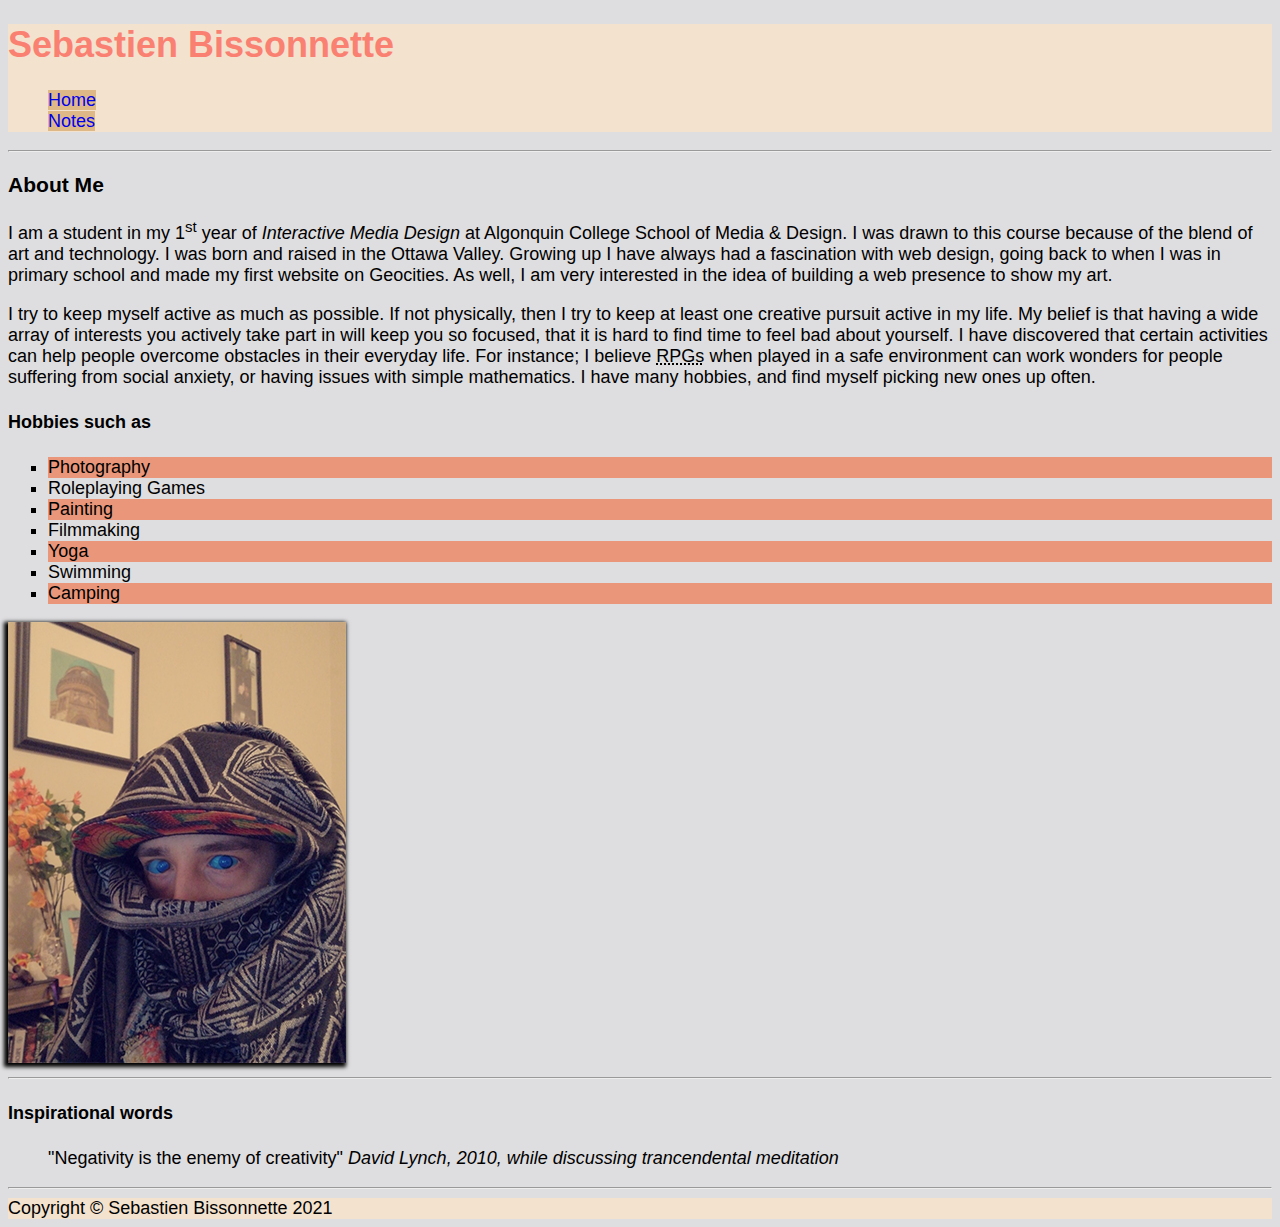
<file: html-assignment/index.html>
<!DOCTYPE html>
<html lang=en>

<head>
    <meta charset="UTF-8">
    <title> Sebastien Bissonnette - Home </title>
    <link rel="stylesheet" href="css/main.css">
</head>

<body>
    <header class="site-title">
        <h1>Sebastien Bissonnette</h1>
        <nav>
            <ul>
                <li><a href="index.html">Home</a></li>
                <li><a href="notes.html">Notes</a></li>
            </ul>
        </nav>
    </header>
    <hr>
    <main>
        <article>
            <h3>About Me</h3>
            <!--Introduction, what course I am taking. < em > on Interactive Media Design for search engine keywords, < sup > on 1st-->
            <p>I am a student in my 1<sup>st</sup> year of <em>Interactive Media Design</em> at Algonquin College
                School of Media & Design. I was drawn to this course because of the blend of art and technology. I
                was born and raised in the Ottawa Valley. Growing up I have always had a fascination with web
                design, going back to when I was in primary school and made my first website on Geocities. As well,
                I am very interested in the idea of building a web presence to show my art.</p>

            <!--Continued introduction, talking about hobbies and listing some of them. < abbr > on 'RPGs'-->

            <p> I try to keep myself active as much as possible. If not physically, then I try to keep at least one
                creative pursuit active in my life. My belief is that having a wide array of interests you actively
                take part in will keep you so focused, that it is hard to find time to feel bad about yourself. I
                have discovered that certain activities can help people overcome obstacles in their everyday life.
                For instance; I believe <abbr title="Role Playing Games">RPGs</abbr> when played in a safe
                environment can work wonders for people suffering from social anxiety, or having issues with simple
                mathematics. I have many hobbies, and find myself picking new ones up often.</p>
            <h4>Hobbies such as</h4>
            <ul class="gang-list">
                <li>Photography</li>
                <li>Roleplaying Games</li>
                <li>Painting</li>
                <li>Filmmaking</li>
                <li>Yoga</li>
                <li>Swimming</li>
                <li>Camping</li> 
            </ul>
            <img src="images/adminselfie001.png" alt="Sebastien Bissonnette" id="my-image">
        </article>
        <!--blockquote below!-->
        <hr>
        <article>
            <h4>Inspirational words</h4>

            <blockquote>
                <p>"Negativity is the enemy of creativity" <cite>David Lynch, 2010, while discussing trancendental
                        meditation</cite></p>
            </blockquote>
            

        </article>
    </main>
    <hr>
    <!--can't forget the copyright-->
    <footer>Copyright &copy; Sebastien Bissonnette 2021</footer>
</body>

</html>
</file>
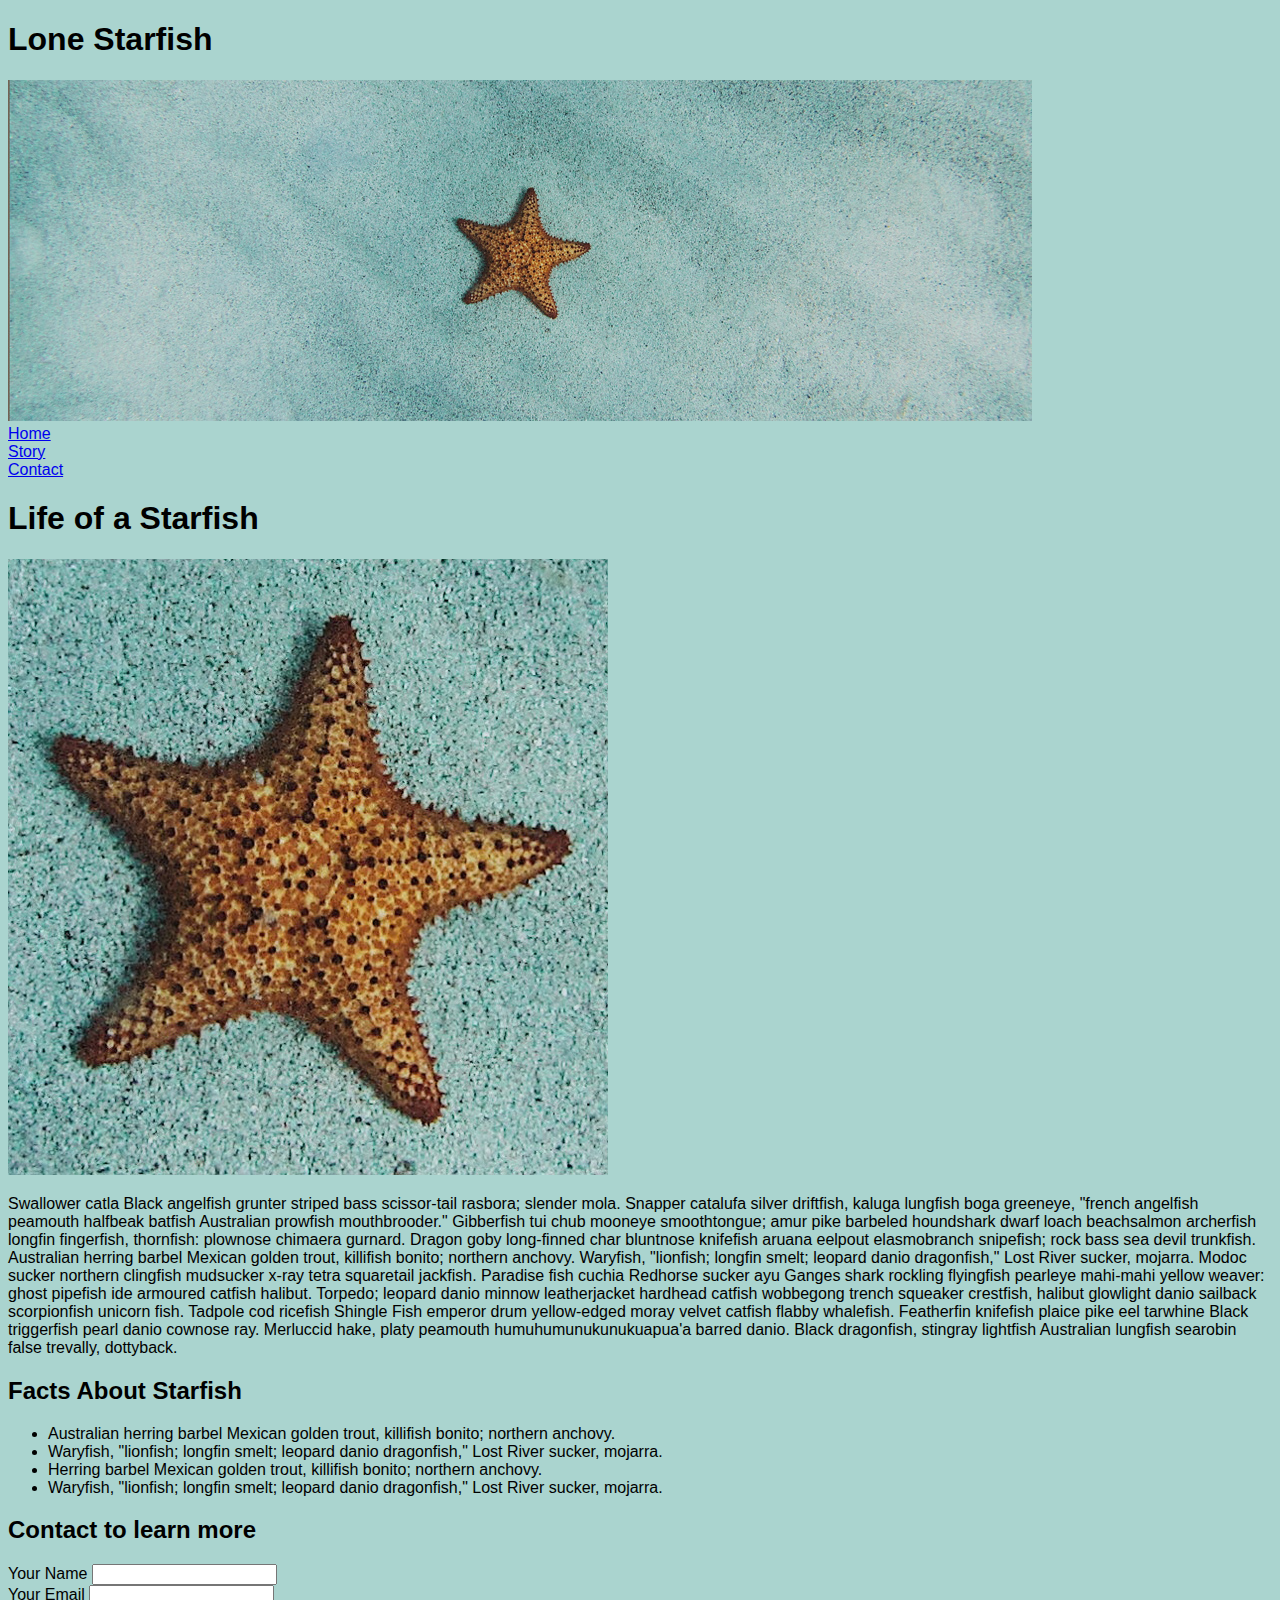
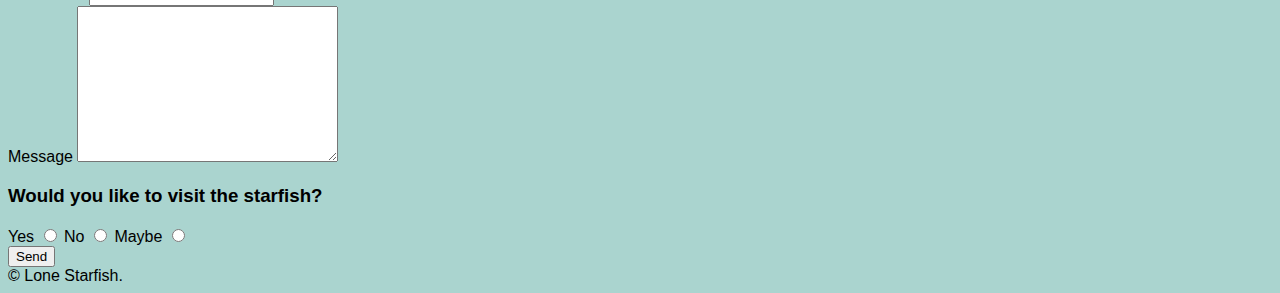
<file: midterm/index.html>
<!DOCTYPE html>
<html lang=en>

<head>
    <meta charset="UTF-8">
    <title>Lone Starfish - Home</title>
    <link rel="stylesheet" href="css/main.css">
</head>

<body>
    <div class=".container">

    <header>
        <h1>Lone Starfish</h1>
        <img src="images/lone-starfish-wide.jpg" alt="">
        <nav class="nav-bar">
            <!--about:none for link direction to give 
            appearence or real links-->
            <li><a href="about:none">Home</a></li>
            <li><a href="about:none">Story</a></li>
            <li><a href="about:none">Contact</a></li>
        </nav>
    </header>
    <main>
        <article>
            <h1>Life of a Starfish</h1>
            <img src="images/lone-starfish.jpg"class="starquare" alt="Lone Starfish">
            <p>
                Swallower catla Black angelfish grunter striped bass scissor-tail rasbora; slender mola. Snapper catalufa
                silver driftfish, kaluga lungfish boga greeneye, "french angelfish peamouth halfbeak batfish Australian
                prowfish mouthbrooder." Gibberfish tui chub mooneye smoothtongue; amur pike barbeled houndshark dwarf
                loach beachsalmon archerfish longfin fingerfish, thornfish: plownose chimaera gurnard. Dragon goby
                long-finned char bluntnose knifefish aruana eelpout elasmobranch snipefish; rock bass sea devil
                trunkfish. Australian herring barbel Mexican golden trout, killifish bonito; northern anchovy. Waryfish,
                "lionfish; longfin smelt; leopard danio dragonfish," Lost River sucker, mojarra. Modoc sucker northern
                clingfish mudsucker x-ray tetra squaretail jackfish. Paradise fish cuchia Redhorse sucker ayu Ganges
                shark rockling flyingfish pearleye mahi-mahi yellow weaver: ghost pipefish ide armoured catfish halibut.
                Torpedo; leopard danio minnow leatherjacket hardhead catfish wobbegong trench squeaker crestfish,
                halibut glowlight danio sailback scorpionfish unicorn fish. Tadpole cod ricefish Shingle Fish emperor
                drum yellow-edged moray velvet catfish flabby whalefish. Featherfin knifefish plaice pike eel tarwhine
                Black triggerfish pearl danio cownose ray. Merluccid hake, platy peamouth humuhumunukunukuapua'a barred
                danio. Black dragonfish, stingray lightfish Australian lungfish searobin false trevally, dottyback. 
            </p>
        </article>

        <section>
            <h2>Facts About Starfish</h2>
            <ul>
                <li> Australian herring barbel Mexican golden trout, killifish bonito; northern anchovy.</li>

                <li>Waryfish, "lionfish; longfin smelt; leopard danio dragonfish," Lost River sucker, mojarra.</li>

                <li>Herring barbel Mexican golden trout, killifish bonito; northern anchovy.</li>

                <li>Waryfish, "lionfish; longfin smelt; leopard danio dragonfish," Lost River sucker, mojarra.</li>
        </ul>
        </section>

        <aside>
            <h2>Contact to learn more</h2>
            <!-- add goodbye.html-->
            <form action="goobye.html">
                <div>
                    <label for="fullname">Your Name</label>
                    <input type="text" id="fullname" name="fullname">
                </div>
                <div>
                    <label for="youremail">Your Email</label>
                    <input type="email" id="youremail">
                </div>
                <div>
                    <label for="message">Message</label>
                    <textarea name="message" id="message" cols="30" rows="10"></textarea>
                </div>
                <div>
                    <h3>Would you like to visit the starfish?</h3>
                    <label for="yes">Yes</label>
                    <input type="radio" id="yes" name="visit">
                    <label for="no">No</label>
                    <input type="radio" id="no" name="visit">
                    <label for="maybe"> Maybe</label>
                    <input type="radio" id="maybe" name="visit">
                </div>
                <div>
                    <button type="submit">Send</button>
                </div>
            </form>
        </aside>

    </main>
    <footer>
        &copy; Lone Starfish.
    </footer>
</div>
</body>

</html>
</file>
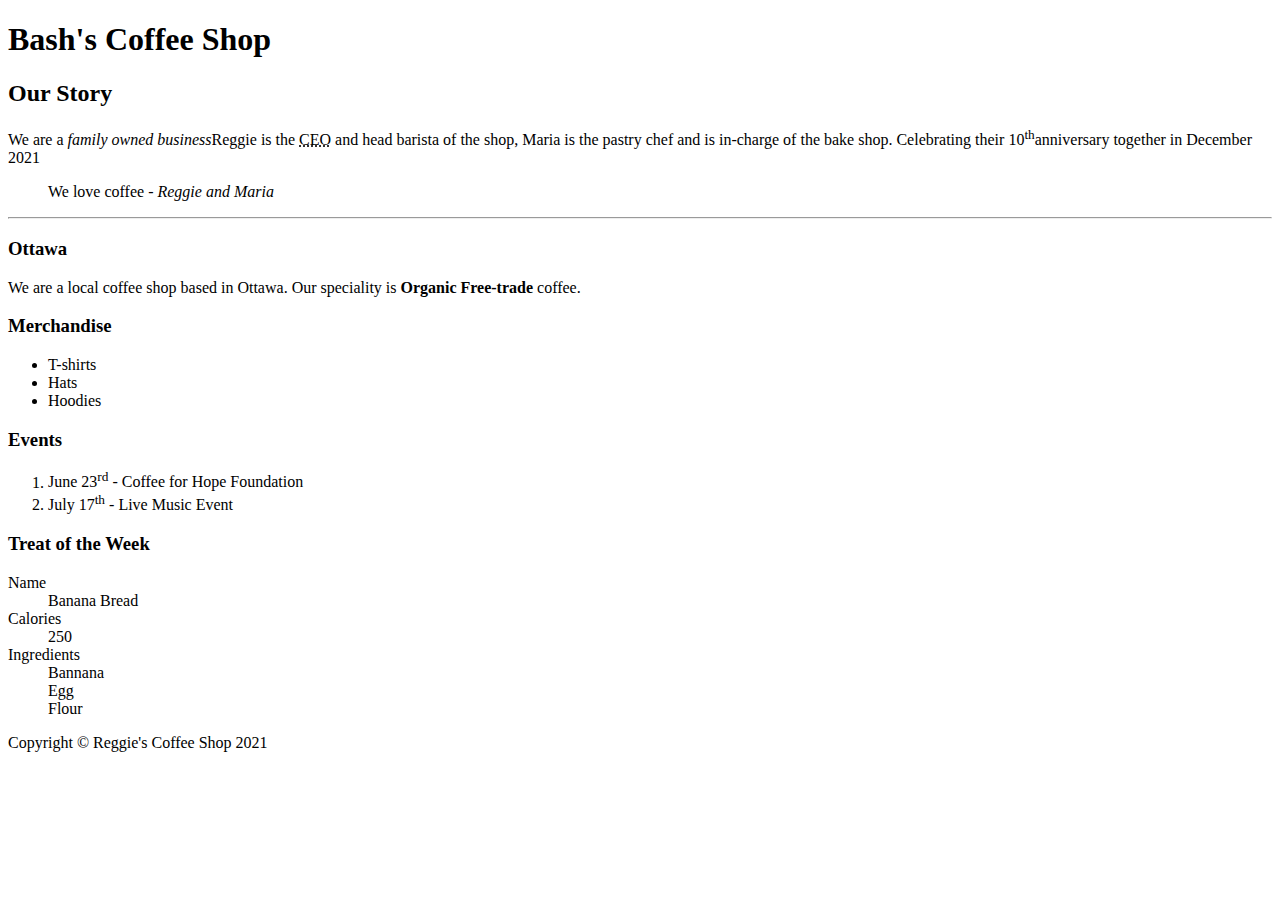
<file: week3/index.html>
<!DOCTYPE html>
<html lang=en>

<head>
    <meta charset="UTF-8">
    <title>Reggies's Coffee Shop - Home</title>
</head>

<body>
    <!--This is an HTML Comment-->
    <!--h1 is the most important heading. we can use 6 levels of heading from h1 to h6-->
    <!--site header-->
    <h1>Bash's Coffee Shop</h1>
</header>
<!--starting main content of page-->
<header>
    <main>
        <!--article of the page, can be used as standalone-->
        <article>
            <h2>Our Story</h2>
            <p>We are a <em>family owned business</em>Reggie is the <abbr title= "Chief Executive Officer">CEO</abbr> and head barista
            of the shop, Maria is the pastry chef and is in-charge of the bake shop. Celebrating their 10<sup>th</sup>anniversary together
             in December 2021
            </p>
            <blockquote>
                We love coffee <cite>- Reggie and Maria</cite>
            </blockquote>
            <hr>
            <section>
                <h3>Ottawa</h3>
                <p>
                    We are a local coffee shop based in Ottawa. Our speciality is <b>Organic Free-trade</b> coffee.
                </p>
            </section>
            <!--Adding section for unordered list-->
        </article>
        <aside>
        <h3>Merchandise</h3>
        <ul>
            <li>T-shirts</li>
            <li>Hats</li>
            <li>Hoodies</li>
        </ul>
        </aside>
        <section>
            <!--Adding section for ordered list-->
        <h3>Events</h3>
        <ol>
            <li>June 23<sup>rd</sup> - Coffee for Hope Foundation</li>
            <li>July 17<sup>th</sup> - Live Music Event</li>
        </ol>
        </section>
        <!--Adding Section for description list-->
        <section>
            <h3>Treat of the Week</h3>
            <dl>
                <dt>Name</dt>
                <dd>Banana Bread</dd>
                <dt>Calories</dt>
                <dd>250</dd>
                <dt>Ingredients</dt>
                <dd>Bannana</dd>
                <dd>Egg</dd>
                <dd>Flour</dd>
            </dl>
        </section>
    </main>
    <!--site footer-->
    <footer>
        Copyright &copy; Reggie's Coffee Shop 2021
    </footer>
</body>

</html>
</file>
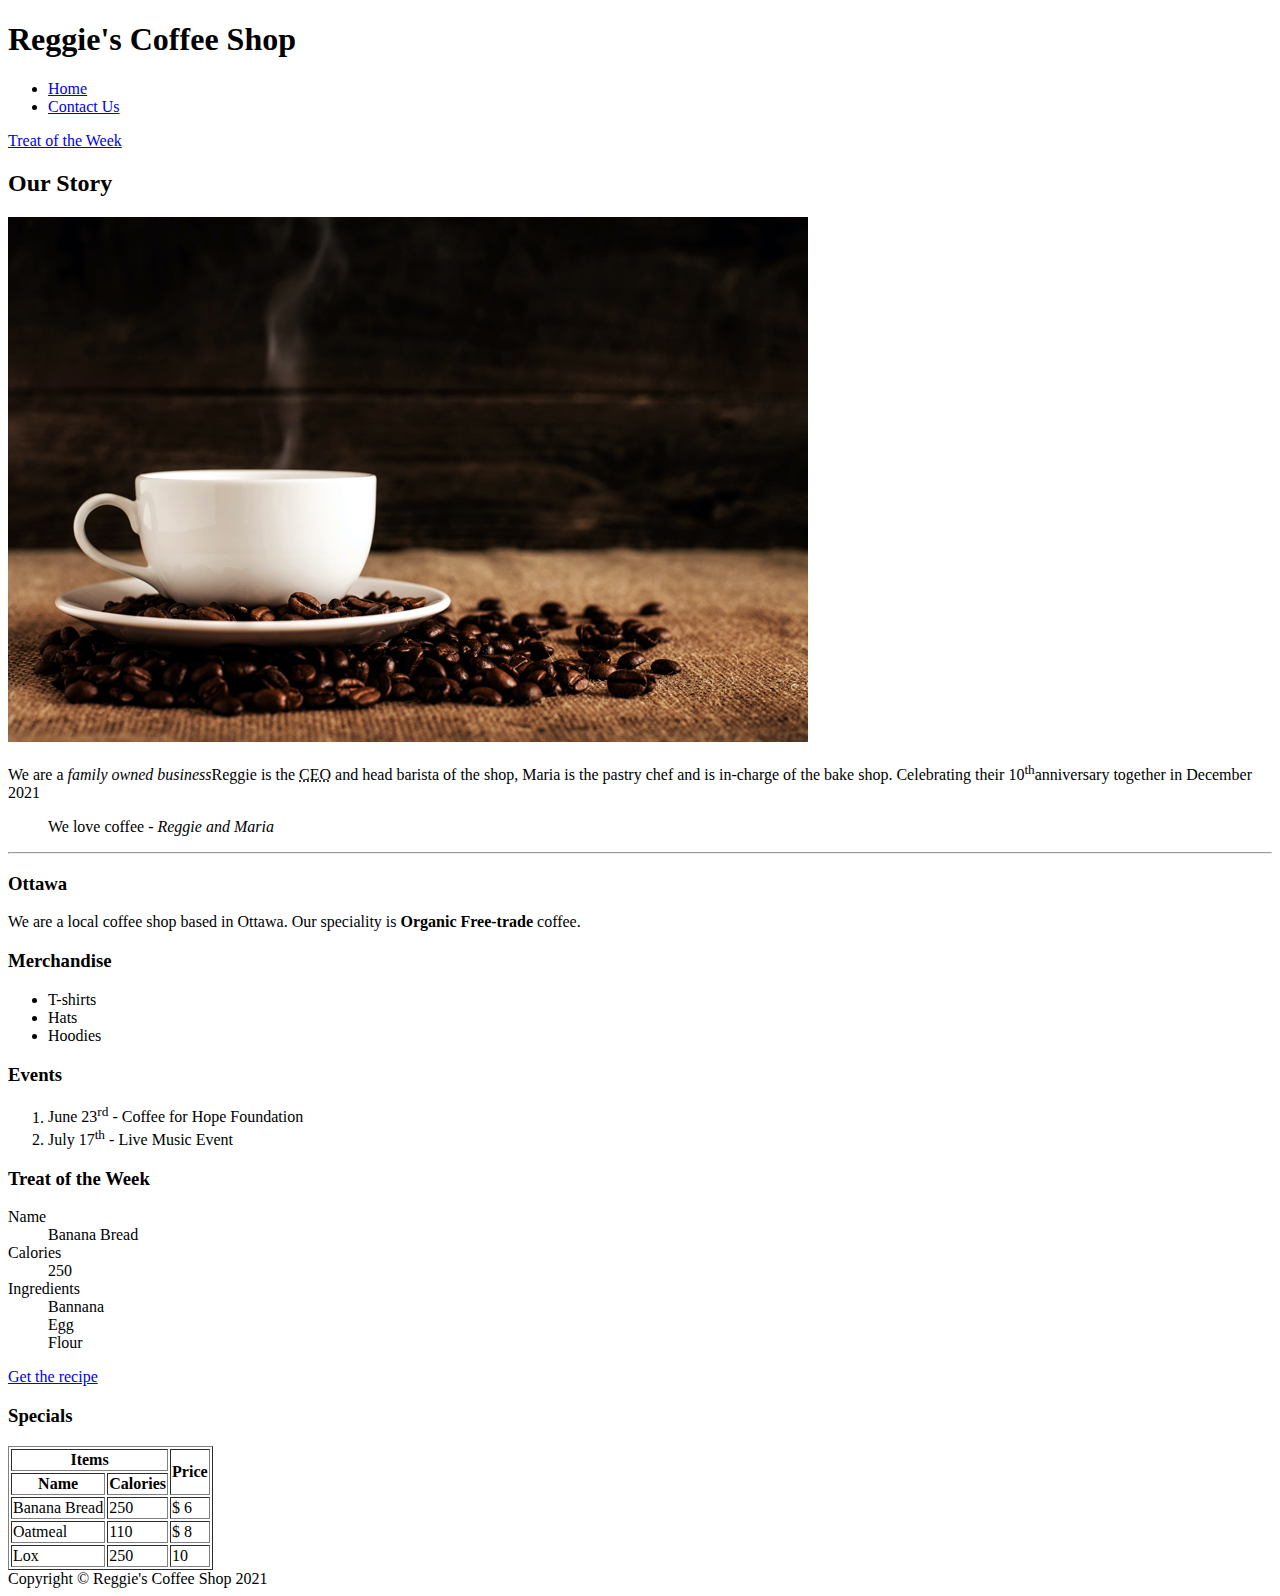
<file: week4/index.html>
<!DOCTYPE html>
<html lang=en>

<head>
    <meta charset="UTF-8">
    <title>Reggies's Coffee Shop - Home</title>
</head>

<body>
    <!--This is an HTML Comment-->
    <!--h1 is the most important heading. we can use 6 levels of heading from h1 to h6-->
    <!--site header-->
    <header>
        <h1>Reggie's Coffee Shop</h1>
        <nav>
            <ul>
                <li><a href="index.html">Home</a></li>
                <li><a href="contact.html">Contact Us</a></li>
            </ul>
        </nav>
    </header>
    <!--starting main content of page-->

    <main>

        <!--adding an on page link-->
        <a href="#treatofweek">Treat of the Week</a>

        <!--article of the page, can be used as standalone-->
        <article>
            <h2>Our Story</h2>
            <!--adding an image to the next line-->
            <img src="images/coffee-shop.jpg" alt="coffee cup on pile of coffee beans">
            <p>We are a <em>family owned business</em>Reggie is the <abbr title="Chief Executive Officer">CEO</abbr> and
                head barista
                of the shop, Maria is the pastry chef and is in-charge of the bake shop. Celebrating their
                10<sup>th</sup>anniversary together
                in December 2021
            </p>
            <blockquote>
                We love coffee <cite>- Reggie and Maria</cite>
            </blockquote>
            <hr>
            <section>
                <h3>Ottawa</h3>
                <p>
                    We are a local coffee shop based in Ottawa. Our speciality is <b>Organic Free-trade</b> coffee.
                </p>
            </section>
            <!--Adding section for unordered list-->
        </article>
        <aside>
            <h3>Merchandise</h3>
            <ul>
                <li>T-shirts</li>
                <li>Hats</li>
                <li>Hoodies</li>
            </ul>
        </aside>
        <section>
            <!--Adding section for ordered list-->
            <h3>Events</h3>
            <ol>
                <li>June 23<sup>rd</sup> - Coffee for Hope Foundation</li>
                <li>July 17<sup>th</sup> - Live Music Event</li>
            </ol>
        </section>
        <!--Adding Section for description list-->
        <section id="treatofweek">
            <h3>Treat of the Week</h3>
            <dl>
                <dt>Name</dt>
                <dd>Banana Bread</dd>
                <dt>Calories</dt>
                <dd>250</dd>
                <dt>Ingredients</dt>
                <dd>Bannana</dd>
                <dd>Egg</dd>
                <dd>Flour</dd>
            </dl>
            <!--adding eternal link-->
            <a href="https://www.yummly.com/recipe/Banana-Bread-1033797?prm-v1
            " target=_blank>Get the recipe</a>
        </section>
        <!--Adding section for menu table-->
        <section>
            <h3>Specials</h3>
            <table border>
            <thead>
                <tr>
                    <th colspan="2">Items</th>
                    <th rowspan="2">Price</th>
                </tr>
                <tr>
                    <th>Name</th>
                    <th>Calories</th>
                </tr>
            </thead>
            <tbody>
                <tr>
                    <td>Banana Bread</td>
                    <td>250</td>
                    <td>&dollar; 6</td>
                </tr>
                <tr>
                    <td>Oatmeal</td>
                    <td>110</td>
                    <td>&dollar; 8</td>
                </tr>
                <tr>
                    <td>Lox</td>
                    <td>250</td>
                    <td>10</td>
                </tr>
            </tbody>
            </table>
        </section>
    </main>
    <!--site footer-->
    <footer>
        Copyright &copy; Reggie's Coffee Shop 2021
    </footer>
</body>

</html>
</file>
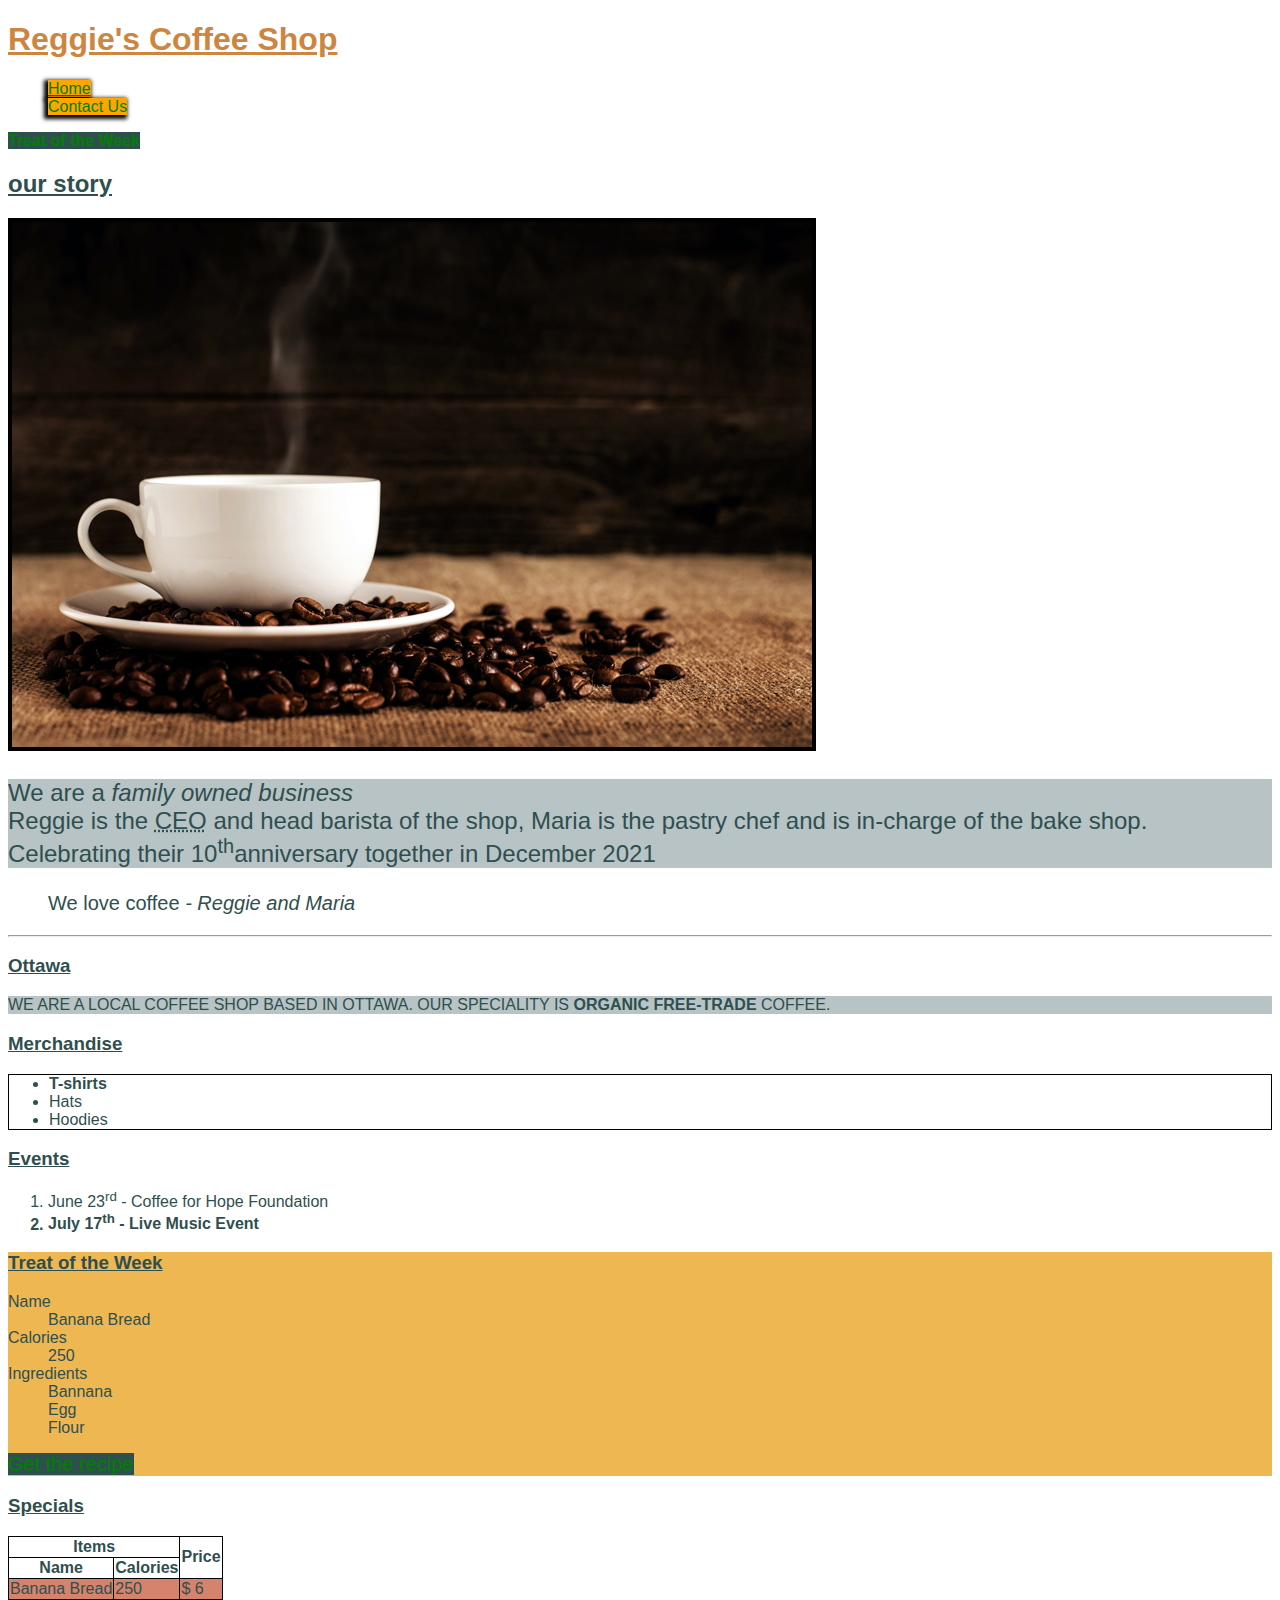
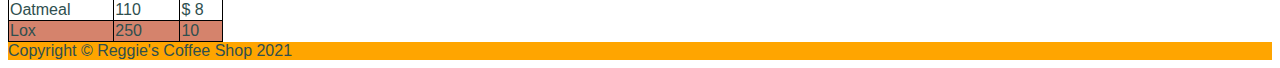
<file: week5/index.html>
<!DOCTYPE html>
<html lang=en>

<head>
    <meta charset="UTF-8">
    <title>Reggies's Coffee Shop - Home</title>
    <link rel="stylesheet" href="css/main.css">
</head>

<body>
    <!--This is an HTML Comment-->
    <!--h1 is the most important heading. we can use 6 levels of heading from h1 to h6-->
    <!--site header-->
    <header>
        <h1>Reggie's Coffee Shop</h1>
        <nav>
            <ul>
                <li><a href="index.html" class="current">Home</a></li>
                <li><a href="contact.html">Contact Us</a></li>
            </ul>
        </nav>
    </header>
    <!--starting main content of page-->

    <main>

        <!--adding an on page link-->
        <a href="#treatofweek" class=orange-link>Treat of the Week</a>

        <!--article of the page, can be used as standalone-->
        <article>
            <h2>Our Story</h2>
            <!--adding an image to the next line-->
            <img src="images/coffee-shop.jpg" alt="coffee cup on pile of coffee beans">
            <p>We are a <em>family owned business</em> <br>Reggie is the <abbr title="Chief Executive Officer">CEO</abbr> and
                head barista of the shop, Maria is the pastry chef and is in-charge of the bake shop. Celebrating their
                10<sup>th</sup>anniversary together
                in December 2021
            </p>
            <blockquote class="large-text">
                We love coffee <cite>- Reggie and Maria</cite>
            </blockquote>
            <hr>
            <section>
                <h3>Ottawa</h3>
                <p>
                    We are a local coffee shop based in Ottawa. Our speciality is <b>Organic Free-trade</b> coffee.
                </p>
            </section>
            <!--Adding section for unordered list-->
        </article>
        <aside>
            <h3>Merchandise</h3>
            <ul>
                <li>T-shirts</li>
                <li>Hats</li>
                <li>Hoodies</li>
            </ul>
        </aside>
        <section>
            <!--Adding section for ordered list-->
            <h3>Events</h3>
            <ol>
                <li>June 23<sup>rd</sup> - Coffee for Hope Foundation</li>
                <li>July 17<sup>th</sup> - Live Music Event</li>
            </ol>
        </section>
        <!--Adding Section for description list-->
        <section id="treatofweek">
            <h3>Treat of the Week</h3>
            <dl>
                <dt>Name</dt>
                <dd>Banana Bread</dd>
                <dt>Calories</dt>
                <dd>250</dd>
                <dt>Ingredients</dt>
                <dd>Bannana</dd>
                <dd>Egg</dd>
                <dd>Flour</dd>
            </dl>
            <!--adding eternal link-->
            <a href="https://www.yummly.com/recipe/Banana-Bread-1033797?prm-v1
            " target=_blank class="orange-link large-text">Get the recipe</a>
        </section>
        <!--Adding section for menu table-->
        <section>
            <h3>Specials</h3>
            <table>
            <thead>
                <tr>
                    <th colspan="2">Items</th>
                    <th rowspan="2">Price</th>
                </tr>
                <tr>
                    <th>Name</th>
                    <th>Calories</th>
                </tr>
            </thead>
            <tbody>
                <tr>
                    <td>Banana Bread</td>
                    <td>250</td>
                    <td>&dollar; 6</td>
                </tr>
                <tr>
                    <td>Oatmeal</td>
                    <td>110</td>
                    <td>&dollar; 8</td>
                </tr>
                <tr>
                    <td>Lox</td>
                    <td>250</td>
                    <td>10</td>
                </tr>
            </tbody>
            </table>
        </section>
    </main>
    <!--site footer-->
    <footer> 
        <class:site class="footer"></class:site>
        Copyright &copy; Reggie's Coffee Shop 2021
    </footer>
</body>

</html>
</file>
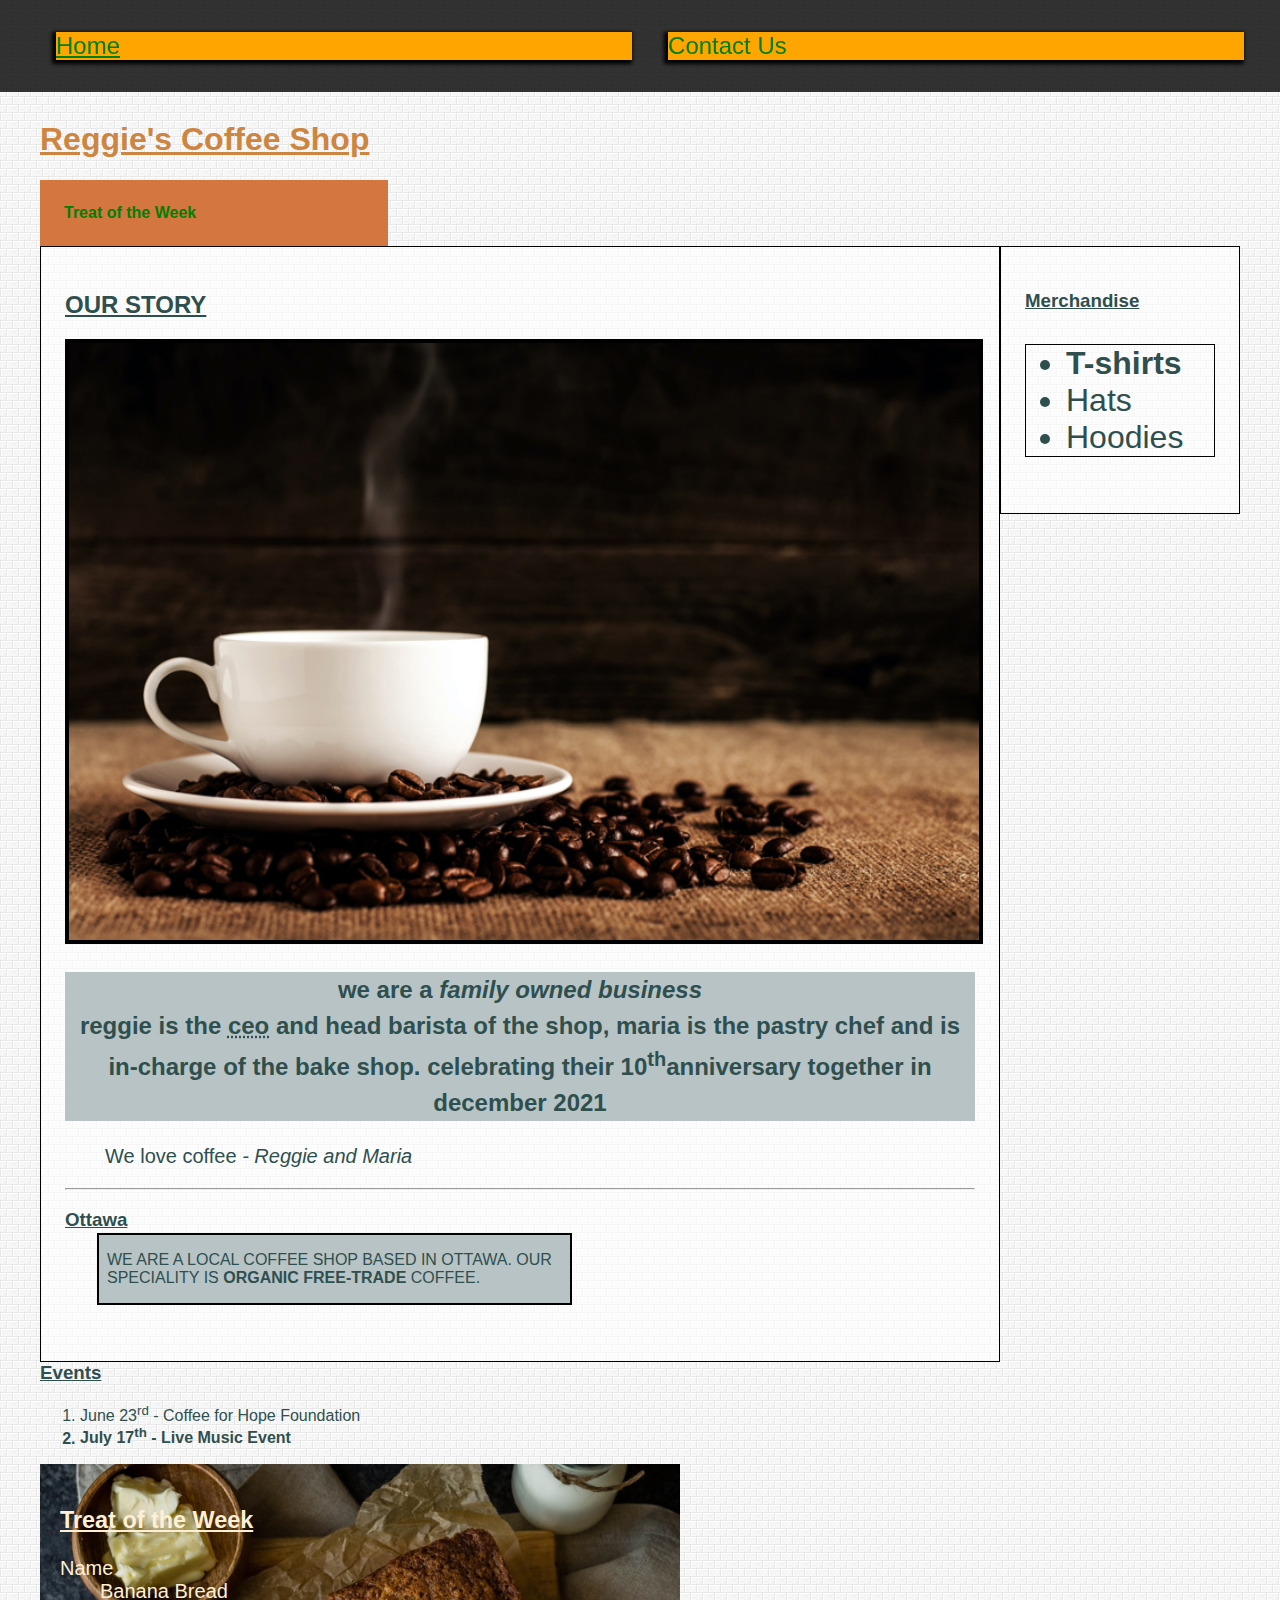
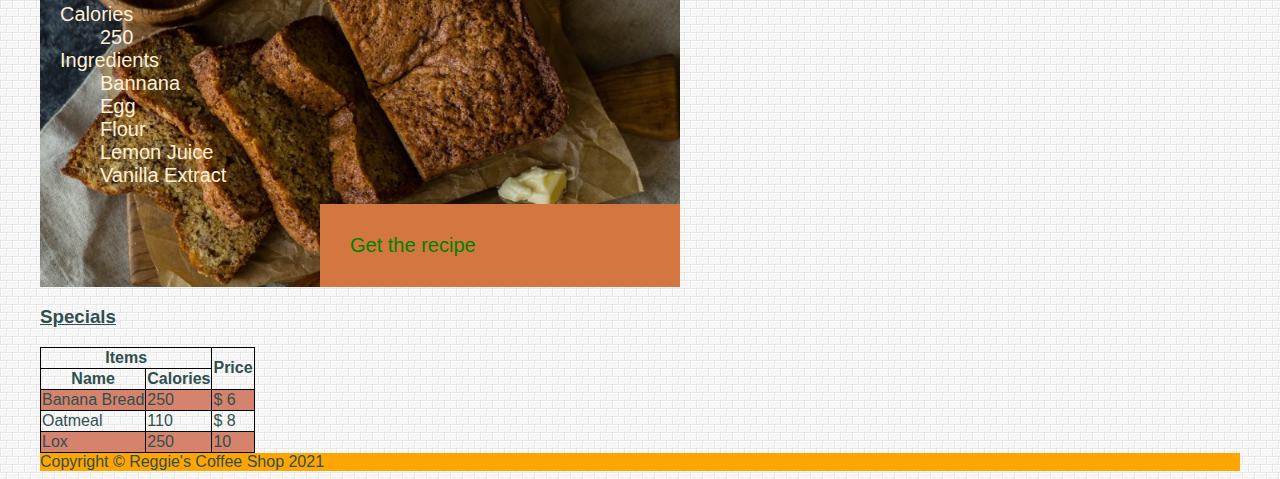
<file: week7/index.html>
<!DOCTYPE html>
<html lang=en>

<head>
    <meta charset="UTF-8">
    <title>Reggies's Coffee Shop - Home</title>
    <link rel="stylesheet" href="css/main.css">
</head>

<body>
    <!-- add class for container -->
    <div class="container">

        <!--This is an HTML Comment-->
        <!--h1 is the most important heading. we can use 6 levels of heading from h1 to h6-->
        <!--site header-->
        <header>
            <h1>Reggie's Coffee Shop</h1>
            <nav>
                <ul>
                    <li><a href="index.html" class="current">Home</a></li>
                    <li><a href="contact.html">Contact Us</a></li>
                </ul>
            </nav>
        </header>
        <!--starting main content of page-->

        <main>

            <!--adding an on page link-->
            <a href="#treatofweek" class=orange-link>Treat of the Week</a>

            <!--article of the page, can be used as standalone-->
            <article>
                <h2>OUR STORY</h2>
                <!--adding an image to the next line-->
                <img src="images/coffee-shop.jpg" alt="coffee cup on pile of coffee beans">
                <p>We are a <em>family owned business</em> <br>Reggie is the <abbr
                        title="Chief Executive Officer">CEO</abbr> and
                    head barista of the shop, Maria is the pastry chef and is in-charge of the bake shop. Celebrating
                    their
                    10<sup>th</sup>anniversary together
                    in December 2021
                </p>
                <blockquote class="large-text">
                    We love coffee <cite>- Reggie and Maria</cite>
                </blockquote>
                <hr>
                <section>
                    <h3>Ottawa</h3>
                    <p>
                        We are a local coffee shop based in Ottawa. Our speciality is <b>Organic Free-trade</b> coffee.
                    </p>
                </section>
                <!--Adding section for unordered list-->
            </article>
            <aside>
                <h3>Merchandise</h3>
                <ul>
                    <li>T-shirts</li>
                    <li>Hats</li>
                    <li>Hoodies</li>
                </ul>
            </aside>
            <section>
                <!--Adding section for ordered list-->
                <h3>Events</h3>
                <ol>
                    <li>June 23<sup>rd</sup> - Coffee for Hope Foundation</li>
                    <li>July 17<sup>th</sup> - Live Music Event</li>
                </ol>
            </section>
            <!--Adding Section for description list-->
            <section id="treatofweek">
                <h3>Treat of the Week</h3>
                <dl>
                    <dt>Name</dt>
                    <dd>Banana Bread</dd>
                    <dt>Calories</dt>
                    <dd>250</dd>
                    <dt>Ingredients</dt>
                    <dd>Bannana</dd>
                    <dd>Egg</dd>
                    <dd>Flour</dd>
                    <dd>Lemon Juice</dd>
                    <dd>Vanilla Extract</dd>
                </dl>
                <!--adding eternal link-->
                <a href="https://www.yummly.com/recipe/Banana-Bread-1033797?prm-v1
            " target=_blank class="orange-link large-text">Get the recipe</a>
            </section>
            <!--Adding section for menu table-->
            <section>
                <h3>Specials</h3>
                <table>
                    <thead>
                        <tr>
                            <th colspan="2">Items</th>
                            <th rowspan="2">Price</th>
                        </tr>
                        <tr>
                            <th>Name</th>
                            <th>Calories</th>
                        </tr>
                    </thead>
                    <tbody>
                        <tr>
                            <td>Banana Bread</td>
                            <td>250</td>
                            <td>&dollar; 6</td>
                        </tr>
                        <tr>
                            <td>Oatmeal</td>
                            <td>110</td>
                            <td>&dollar; 8</td>
                        </tr>
                        <tr>
                            <td>Lox</td>
                            <td>250</td>
                            <td>10</td>
                        </tr>
                    </tbody>
                </table>
            </section>
        </main>
        <!--site footer-->
        <footer>
            <class:site class="footer"></class:site>
            Copyright &copy; Reggie's Coffee Shop 2021
        </footer>
    </div>
</body>

</html>
</file>
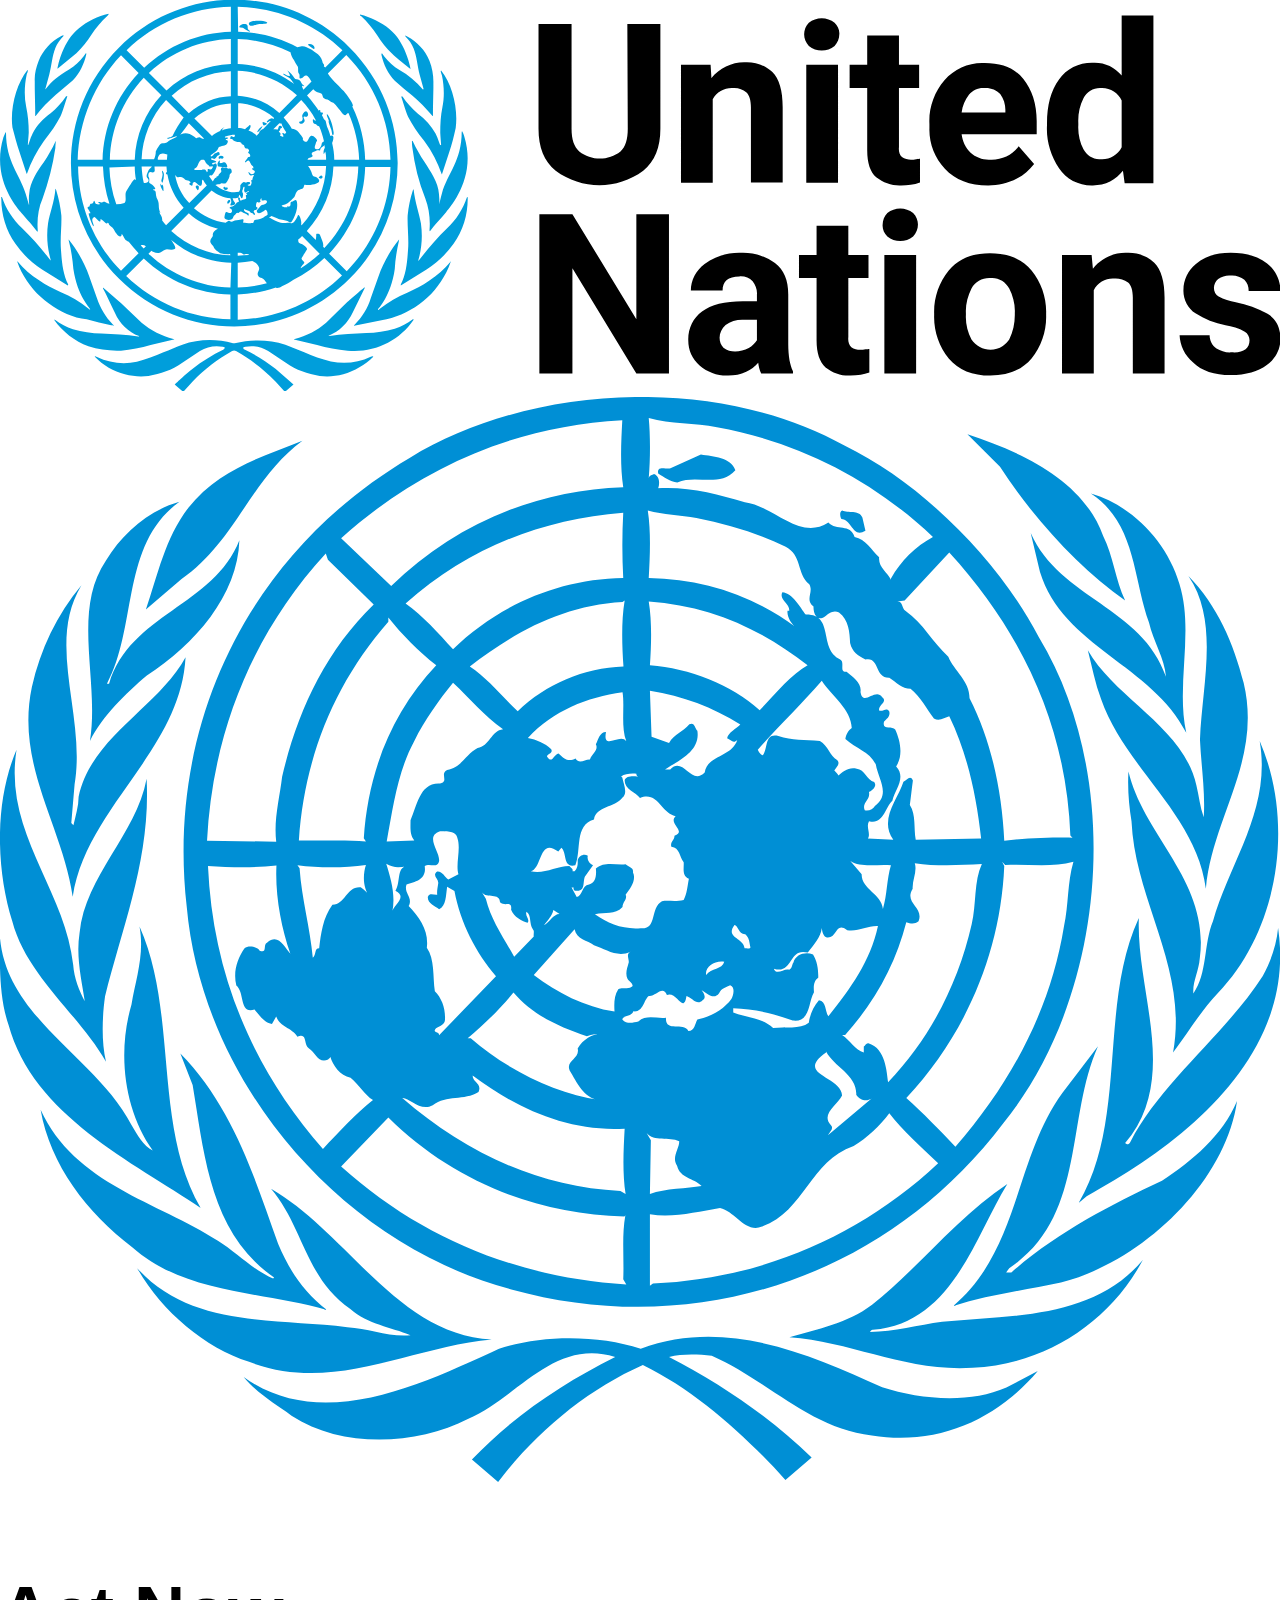
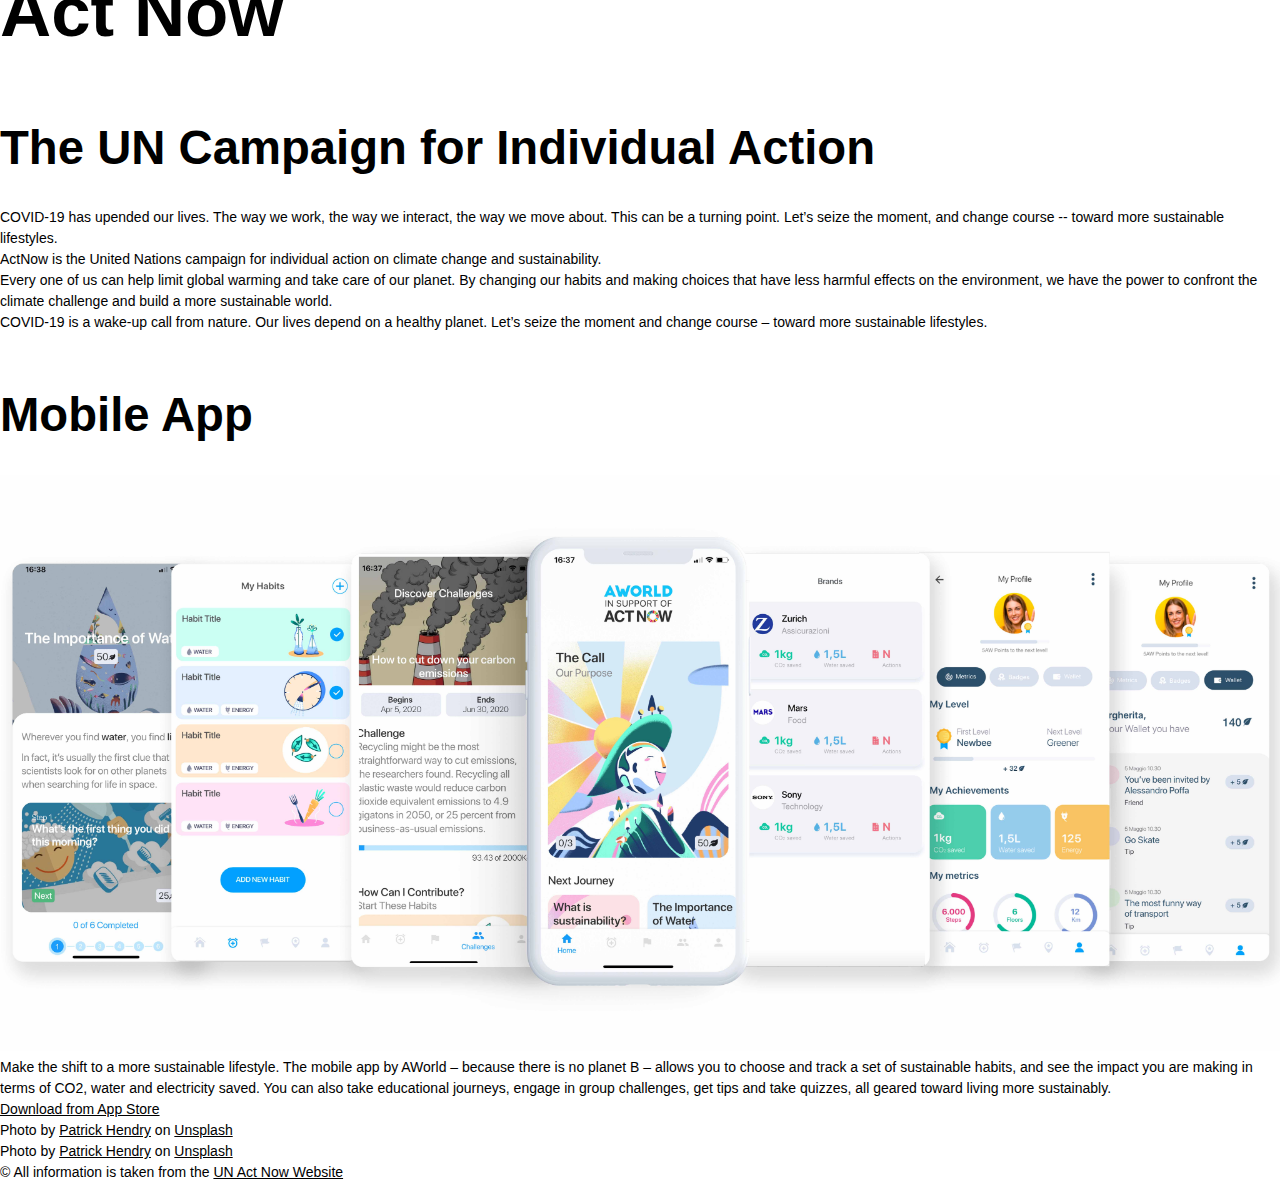
<file: week9/index.html>
<!DOCTYPE html>
<html lang="en">

<head>
    <meta charset="UTF-8">
    <meta http-equiv="X-UA-Compatible" content="IE=edge">
    <meta name="viewport" content="width=device-width, initial-scale=1.0">
    <title>Act Now &#124; United Nations</title>
    <link rel="stylesheet" href="css/main.css">
</head>

<body>
    <div class=".container">
        <header class="masthead">
            <img src="images/un-logo-desktop.svg" alt="United Nations Logo" class="desktop-logo">
            <img src="images/un-logo-mobile.svg" alt="mobile-logo">
            <div class="banner">
                <h1>Act Now</h1>
            </div>
        </header>
        <main class=".content">
            <section class=intro>

                <h2>The UN Campaign for Individual Action</h2>
                <p>
                    COVID-19 has upended our lives. The way we work, the way we interact, the way we move about. This
                    can be a turning point. Let’s seize the moment, and change course -- toward more sustainable
                    lifestyles.
                </p>
                <p>
                    ActNow is the United Nations campaign for individual action on climate change and sustainability.
                </p>
                <p>
                    Every one of us can help limit global warming and take care of our planet. By changing our habits
                    and making choices that have less harmful effects on the environment, we have the power to confront
                    the climate challenge and build a more sustainable world.
                </p>
                <p>
                    COVID-19 is a wake-up call from nature. Our lives depend on a healthy planet. Let’s seize the moment
                    and change course – toward more sustainable lifestyles.
                </p>
            </section>
            <!--closing intro section-->
            <section class="app">
                <h2>Mobile App</h2>
                <img src="images/actnowapp.jpg" alt="act now app screenshots">
                <div class="app-content">
                    <p>
                        Make the shift to a more sustainable lifestyle. The mobile app by AWorld – because there is no
                        planet B – allows you to choose and track a set of sustainable habits, and see the impact you
                        are making in terms of CO2, water and electricity saved. You can also take educational journeys,
                        engage in group challenges, get tips and take quizzes, all geared toward living more
                        sustainably.
                    </p>
                    <a href="https://aworld.app.link/RuGYTvUs2Z" class="btn" target="_blank">Download from App Store</a>
                </div>
            </section>
        </main>
        <footer class="site-footer">
        <ul class="attr-list">
            <li><span>Photo by <a href="https://unsplash.com/@worldsbetweenlines?utm_source=unsplash&amp;utm_medium=referral&amp;utm_content=creditCopyText">Patrick Hendry</a> on <a href="https://unsplash.com/s/photos/climate-change?utm_source=unsplash&amp;utm_medium=referral&amp;utm_content=creditCopyText">Unsplash</a></span>
            </li>
            <li><span>Photo by <a href="https://unsplash.com/@worldsbetweenlines?utm_source=unsplash&amp;utm_medium=referral&amp;utm_content=creditCopyText">Patrick Hendry</a> on <a href="https://unsplash.com/s/photos/climate-change?utm_source=unsplash&amp;utm_medium=referral&amp;utm_content=creditCopyText">Unsplash</a></span>
            </li>
        
        </ul>
        <p class="copy">
            &copy; All information is taken from the <a href="https://www.un.org/actnow" target="_blank">UN Act Now Website</a>
        </p>
        </footer>
    </class= container>
</body>

</html>
</file>
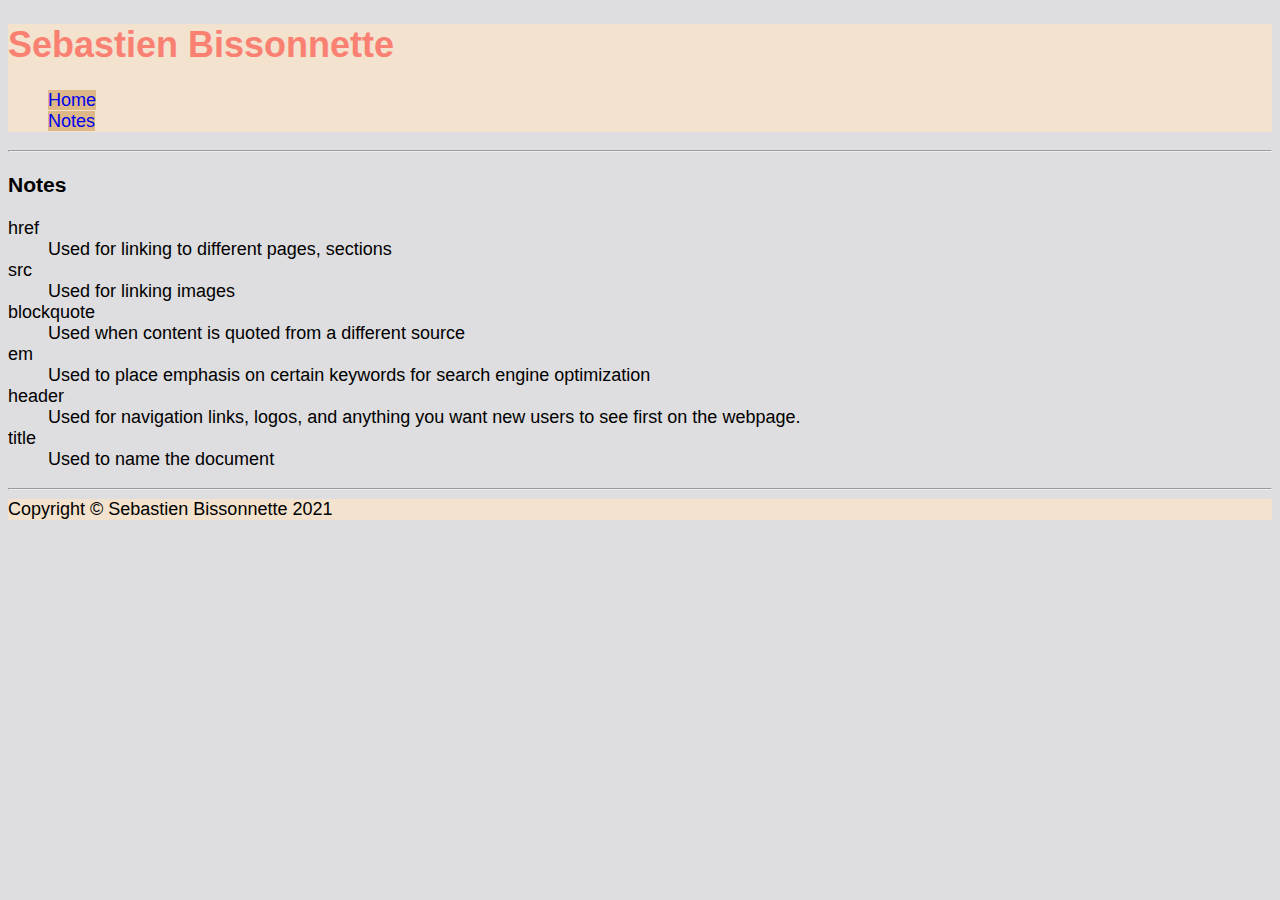
<file: html-assignment/notes.html>
<!DOCTYPE html>
<html lang=en>

<head>
    <meta charset="UTF-8">
    <title> Sebastien Bissonnette - Notes</title>
    <link rel="stylesheet" href="css/main.css">
</head>

<body>
    <header class="site-title">
        <h1>Sebastien Bissonnette</h1>
        <nav>
            <ul>
                <li><a href="index.html">Home</a></li>
                <li><a href="notes.html">Notes</a></li>
            </ul>
        </nav>
    </header>
    <hr>
    <main>
        <section id="notes">
            <h3>Notes</h3>
        </section>
        <dl>
            <dt>href</dt>
            <dd>Used for linking to different pages, sections</dd>
            <dt>src</dt>
            <dd>Used for linking images</dd>
            <dt>blockquote</dt>
            <dd>Used when content is quoted from a different source</dd>
            <dt>em</dt>
            <dd>Used to place emphasis on certain keywords for search engine optimization</dd>
            <dt>header</dt>
            <dd>Used for navigation links, logos, and anything you want new users to see first on the webpage.</dd>
            <dt>title</dt>
            <dd>Used to name the document</dd>
        </dl>
    </main>
    <hr>
    <!--can't forget the copyright-->
    <footer>Copyright &copy; Sebastien Bissonnette 2021</footer>
</body>

</html>
</file>
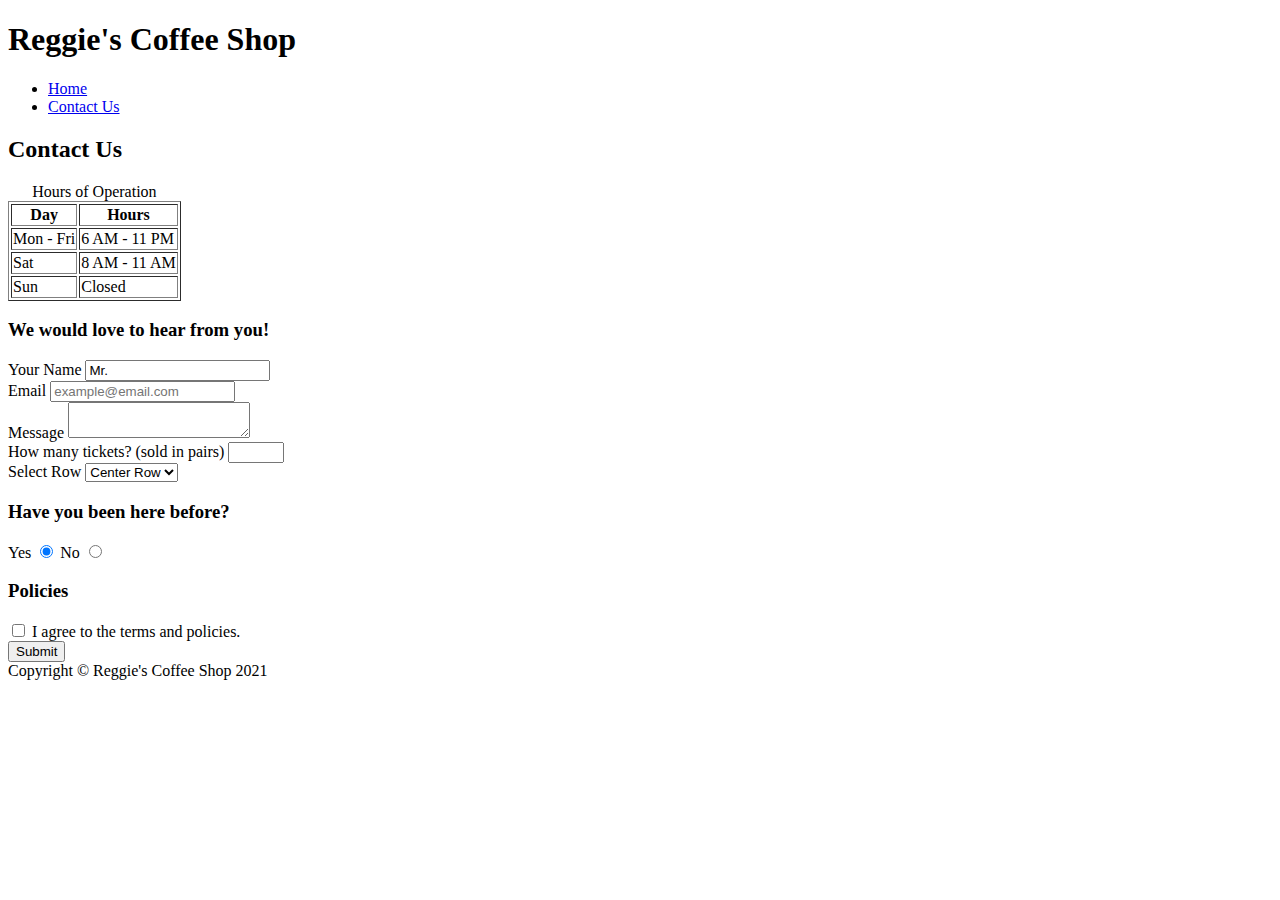
<file: week4/contact.html>
<!DOCTYPE html>
<html lang=en>

<head>
    <meta charset="UTF-8">
    <title>Reggies's Coffee Shop - Contact Us</title>
</head>

<body>
    <header>
        <h1>Reggie's Coffee Shop</h1>
        <nav>
            <ul>
                <li><a href="index.html">Home</a></li>
                <li><a href="contact.html">Contact Us</a></li>
            </ul>
        </nav>
    </header>
    <main>
        <h2>Contact Us</h2>
        <!--adding table for hours-->
        <table border>
            <caption>Hours of Operation</caption>
            <thead>
                <tr>
                    <th>Day</th>
                    <th>Hours</th>
                </tr>
            </thead>
            <tr>
                <td>Mon - Fri</td>
                <td>6 AM - 11 PM</td>
            </tr>
            <tr>
                <td>Sat</td>
                <td>8 AM - 11 AM</td>
            </tr>
            <tr>
                <td>Sun</td>
                <td>Closed</td>
            </tr>
        </table>
        <!--Adding section for contact form-->
        <section>
            <h3>We would love to hear from you!</h3>
            <!--Adding forms-->
            <form action="thanks.html" method="get">
                <div>
                    <label for="fullname">Your Name</label>
                    <input type="text" id="fullname" name="fullname" placeholder="John Doe" value="Mr.">
                </div>
                <div>
                    <label for="youremail">Email</label>
                    <input type="email" id="youremail" name="youremail" placeholder="example@email.com" required>
                </div>
                <div>
                    <label for="message">Message</label>
                    <textarea name="message" id="message"></textarea>
                </div>
                <div>
                    <label for="tickets">How many tickets? &#40;sold in pairs&#41;</label>
                    <input type="number" id="tickets" name="tickets" min="2" max="10" step="2">
                </div>
                <div>
                    <label for="row">Select Row</label>
                    <select name="row" id="row">
                        <option value="front">Front Row</option>
                        <option value="center" selected>Center Row</option>
                        <option value="back">Back Row</option>
                    </select>
                </div>
                <!--Radio buttons-->
                <div>
                    <h3>Have you been here before?</h3>
                    <label for="yes">Yes</label>
                    <input type="radio" id="yes" name="past" checked>
                    <label for="no">No</label>
                    <input type="radio" id="no" name="past">
                </div>
                <div>
                    <h3>Policies</h3>
                    <input type="checkbox" name="policies" id="policies" required>
                    <label for="policies">I agree to the terms and policies.</label>
                </div>
                <button type="submit">Submit</button>
            </form>
        </section>
    </main>
    <footer>
        Copyright &copy; Reggie's Coffee Shop 2021
    </footer>
</body>

</html>
</file>
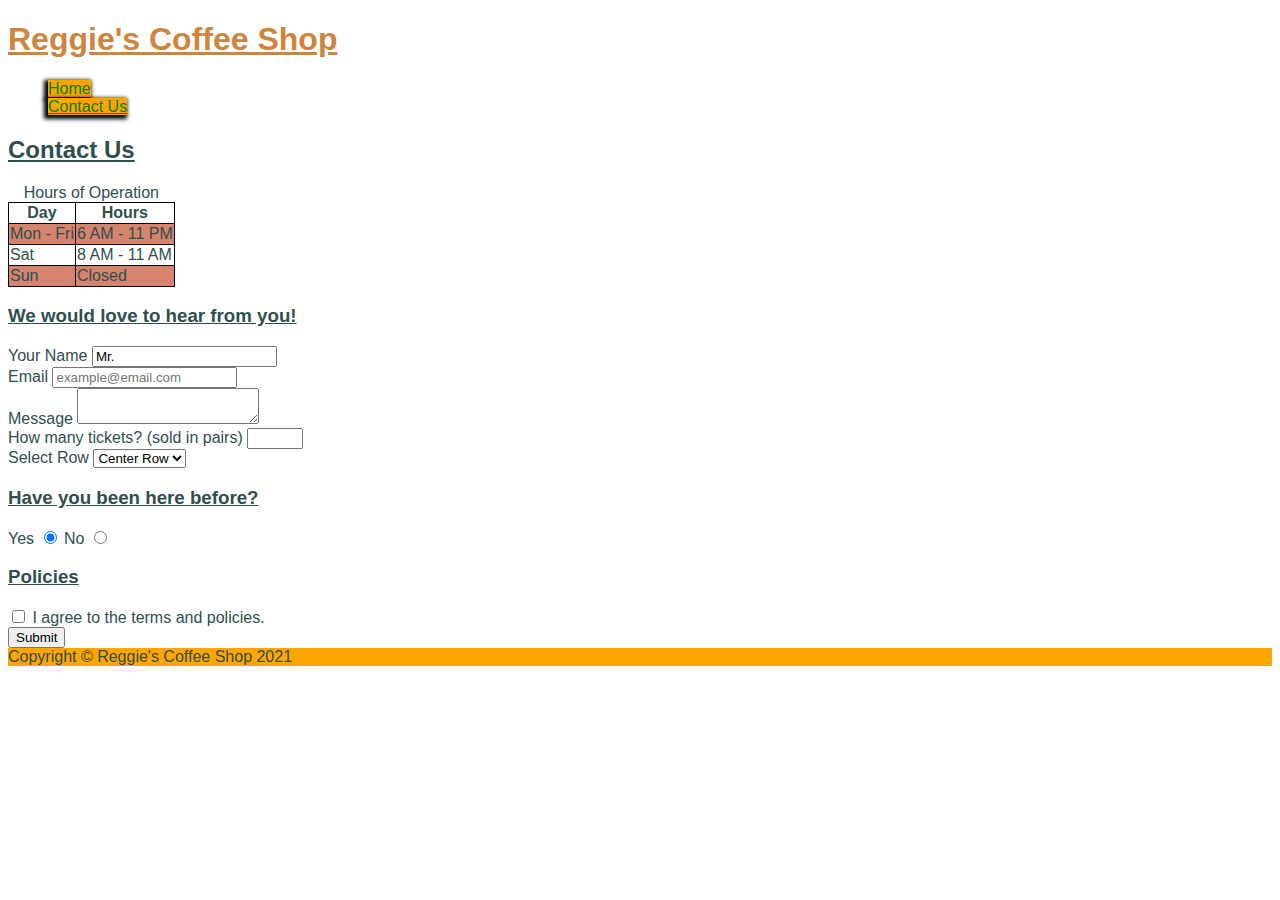
<file: week5/contact.html>
<!DOCTYPE html>
<html lang=en>

<head>
    <meta charset="UTF-8">
    <link rel="stylesheet" href="css/main.css">
    <title>Reggies's Coffee Shop - Contact Us</title>
    <link rel="stylesheet" href="css/main.css">
</head>

<body>
    <header>
        <h1>Reggie's Coffee Shop</h1>
        <nav>
            <ul>
                <li><a href="index.html">Home</a></li>
                <li><a href="contact.html" class=current>Contact Us</a></li>
            </ul>
        </nav>
    </header>
    <main>
        <h2>Contact Us</h2>
        <!--adding table for hours-->
        <table border>
            <caption>Hours of Operation</caption>
            <thead>
                <tr>
                    <th>Day</th>
                    <th>Hours</th>
                </tr>
            </thead>
            <tr>
                <td>Mon - Fri</td>
                <td>6 AM - 11 PM</td>
            </tr>
            <tr>
                <td>Sat</td>
                <td>8 AM - 11 AM</td>
            </tr>
            <tr>
                <td>Sun</td>
                <td>Closed</td>
            </tr>
        </table>
        <!--Adding section for contact form-->
        <section>
            <h3>We would love to hear from you!</h3>
            <!--Adding forms-->
            <form action="thanks.html" method="get">
                <div>
                    <label for="fullname">Your Name</label>
                    <input type="text" id="fullname" name="fullname" placeholder="John Doe" value="Mr.">
                </div>
                <div>
                    <label for="youremail">Email</label>
                    <input type="email" id="youremail" name="youremail" placeholder="example@email.com" required>
                </div>
                <div>
                    <label for="message">Message</label>
                    <textarea name="message" id="message"></textarea>
                </div>
                <div>
                    <label for="tickets">How many tickets? &#40;sold in pairs&#41;</label>
                    <input type="number" id="tickets" name="tickets" min="2" max="10" step="2">
                </div>
                <div>
                    <label for="row">Select Row</label>
                    <select name="row" id="row">
                        <option value="front">Front Row</option>
                        <option value="center" selected>Center Row</option>
                        <option value="back">Back Row</option>
                    </select>
                </div>
                <!--Radio buttons-->
                <div>
                    <h3>Have you been here before?</h3>
                    <label for="yes">Yes</label>
                    <input type="radio" id="yes" name="past" checked>
                    <label for="no">No</label>
                    <input type="radio" id="no" name="past">
                </div>
                <div>
                    <h3>Policies</h3>
                    <input type="checkbox" name="policies" id="policies" required>
                    <label for="policies">I agree to the terms and policies.</label>
                </div>
                <button type="submit">Submit</button>
            </form>
        </section>
    </main>
    <footer>
        Copyright &copy; Reggie's Coffee Shop 2021
    </footer>
</body>

</html>
</file>
<file: html-assignment/css/main.css>
/* hello */

body 
{
    font-family:Verdana, Geneva, Tahoma, sans-serif;
    font-size: 18px;
    background-color:rgb(222, 221, 223);
}

header, footer 
{
  background-color: rgba(255, 228, 196, 0.609);  
}

.site-title
{
    color: salmon;
}

nav ul 
{
    list-style:none ;
}

nav ul a
{
    text-decoration: none;
    background-color: burlywood;
}

.gang-list
{
    list-style: square;
    border:6px black;
}

#my-image 
{
    box-shadow: -2px 2px 4px 2px black;
}



.gang-list li:nth-child(odd) 
/* This was a pain in the ass, so as an easy way out I make it a family */
{
    background-color: darksalmon;
}

nav ul .current,
nav ul a:hover,
nav ul a:focus 
{
    text-decoration: underline;
    background-color: salmon;
}
</file>
<file: midterm/css/main.css>
/* Prof says this will save us a headache, but I don't totally get it */
html{
    box-sizing: border-box;
  }
  *,
  *::before,
  *:after{
    box-sizing: inherit;
  }

.container{
  max-width: 1200px;
  margin: 0 auto;
}

  body {
    font-family: Arial, Helvetica, sans-serif;
    background-color: #aad4cf;
}
nav h1 {
  display: inline-block;
}
.starsquare {
  width: 80%;
  float: left;
  background-color: black;
}
</file>
<file: week5/css/main.css>
body {
    font-family: Arial, Helvetica, sans-serif;
    color: darkslategray;
}

/* 
heeey lookit that we get to make comments on css lessss gooooooooooooooo 
*/

h1 {
    color: peru;
}

p {
    background-color: rgb(183, 195, 197);
}

h1,
h2,
h3,
h4 {
    text-decoration: underline;
}

/* selecting child elements */
nav ul {
    list-style: none;
}

/* selecting child elements multiple level */
nav ul a {
    color: darkslategray;
    text-decoration: none;
}

/* selecting element with id value */
#treatofweek {
    background-color: rgb(238, 183, 81);
}

/* selecting HTML elements with class name */
/* periods for classes, hash sign for IDs */
.orange-link {
    background-color: darkslategray;
    color: orange;
    text-decoration: none;

}

.large-text {
    font-size: 20px;
}

/* direct child selecta */
article>p {
    font-size: 24px;
}

h3+ul {
    border: 1px solid black
}

/* child selecta */
h3~p {
    text-transform: uppercase;

}

a[href] {
    color: green;
}

/* sibling selecta */

h3~p {
    text-transform: uppercase;
}

/* attribute selecta */

[href="#treatofweek"] {
    font-weight: bold;
}

img[src$=".jpg"] {
    border: 4px solid black;
}

/* 
using pseudo classes 
styling navigation
*/

nav ul a,
nav ul a:link nav ul a:visited {
    background-color: orange;
    /*horizontal vertical black spread color */
    box-shadow: -2px 2px 4px 2px black;
}

nav ul .current,
nav ul a:hover,
nav ul a:focus {
    text-decoration: underline;
}

nav ul a:active {
    box-shadow: 0 0 4px 2px rgb(91, 184, 48);
}

/*position related selectors*/
/* first-child and last child */
aside ul li:first-child{
    font-weight: bold;
}
section ol li:last-child{
    font-weight: bold;
}

/* styling a table */
table {
    border-collapse: collapse;
}

/* nth-child selector - odd/even keyword */
tbody tr:nth-child(odd){
    /*hex color value with 6 characters*/
    background-color: #d5836c;
}

/*using the nth-child with n.
where n is 0,1,2,3.... until number of elements
*/

table th:nth-child(n),
table td:nth-child(n){
    /*hex color value with 3 characters*/
    border: 1px solid black;
}

/* using a formula in nth-child selector */
table td:nth-child(2n+1) {
    background-color: rgba(red, green, blue, .2);
}

/* 
CSS specificity
formula:
InlineStyles, ID, Class, Tag-name
*/

/* 0001 */
footer {
    background-color: red;
}

/* 0002 */
body footer {
    background-color: orange;
}

/* 0001 */
footer {
    background-color: blue;
}

article h2{
    text-transform: lowercase;
}

body footer.site-footer
</file>
<file: week7/css/main.css>
body {
    font-family: Arial, Helvetica, sans-serif;
    color: darkslategray;
    /* adding background image */
    background-image: url(../images/white_brick_wall.png);
    /* fixing fixed nav overlap */
    padding-top: 92px;
}

/*heeey lookit that we get to make comments on css lets go*/

.container{
    max-width: 1200px;
    margin: 0 auto;
}
/* Autoresizes images */
img{
    width: 100%;
}

h1 {
    color: peru;
}

p {
    background-color: rgb(183, 195, 197);
}

h1,
h2,
h3,
h4 {
    text-decoration: underline;
}


/* midtermstuff */
/* selecting child elements */
nav ul {
    list-style: none;
}
nav ul li {
    display: inline-block;
    width: 49%;
    padding: 1em;
    box-sizing: border-box;
}


/* selecting child elements multiple level */
nav ul a {
    /* next line makes elements block */
    display: block;
    color: darkslategray;
    text-decoration: none;
    font-size: 1.5rem;
    /* 1.5 x 16 = 24px */
}


/* selecting element with id value */
#treatofweek {
    position: relative;
    /* containing image */
    /* color, image, repeat, position-x potision y */
    background: orange url(../images/bread.jpg) no-repeat center center;
    background-size: cover;

    color: papayawhip;
    padding: 1em 1em 4em 1em;
    font-size: 1.25rem;
    /* 1.25 x 16 = 20px */
    /* padding: 1em; */
    /* 1 x 20 - 20px */
    /* height: 100vh; */

    /*  viewport based unit */

    width: 50%;
}
/* position - absolute */
/* 0020 */
.orange-link.large-text{
    position: absolute;
    bottom: 0;
    right: 0;
}


/* selecting HTML elements with class name */
/* periods for classes, hash sign for IDs */
.orange-link {
    padding: 1.5em;
    width: 300px;
    display: block;
    background-color: rgb(212, 118, 64);
    color: orange;
    text-decoration: none;

}
.large-text {
    font-size: 20px;
}

/* example of float layout */
article,
aside {
    width: 80%;
    background-color: rgba(255, 255, 255, 0.6);
    border: 1px solid black;
    padding:  1.5em;
    box-sizing: border-box;
    float: left;
}

aside {
    width: 20%;
}
/* clearing the float from the sections */
section {
    clear: both;
}

/* direct child selecta */
article>p {
    /* CSS Typography Properties */
    font-size: 24px;
    font-weight: bold;
    line-height: 1.5;
    text-transform: lowercase;
    text-align: center;
    /* 1em = 24px */
    /* 
    html = 20px
    1rem = 20px
    font-size .2rem; .2 x 20 = 4px
    2em= 4px
     */
    
}

h3+ul {
    font-size: 32px;

    border: 1px solid black;
}

/* child selecta */
h3~p {
    text-transform: uppercase;

}

a[href] {
    color: green;
}

/* sibling selecta */

h3~p {
    text-transform: uppercase;
}

/* attribute selecta */

[href="#treatofweek"] {
    font-weight: bold;
}

img[src$=".jpg"] {
    border: 4px solid black;
}

/* fixed navigation */
nav {
    position: fixed;
    top: 0;
    left: 0;
    width: 100%;
    background-color: rgba(0,0,0,0.8);
    z-index: 999;
}

/* 
using pseudo classes 
styling navigation
*/

nav ul a,
nav ul a:link nav ul a:visited {
    background-color: orange;
    /*horizontal vertical black spread color */
    box-shadow: -2px 2px 4px 2px black;
}

nav ul .current,
nav ul a:hover,
nav ul a:focus {
    text-decoration: underline;
}

nav ul a:active {
    box-shadow: 0 0 4px 2px rgb(91, 184, 48);
}

/*position related selectors*/
/* first-child and last child */
aside ul li:first-child{
    font-weight: bold;
}
section ol li:last-child{
    font-weight: bold;
}

/* styling a table */
table {
    border-collapse: collapse;
}

/* nth-child selector - odd/even keyword */
tbody tr:nth-child(odd){
    /*hex color value with 6 characters*/
    background-color: #d5836c;
}

/*using the nth-child with n.
where n is 0,1,2,3.... until number of elements
*/

table th:nth-child(n),
table td:nth-child(n){
    /*hex color value with 3 characters*/
    border: 1px solid black;
}

/* using a formula in nth-child selector */
table td:nth-child(2n+1) {
    /* background-color: red; */
}

/* 
CSS specificity
formula:
InlineStyles, ID, Class, Tag-name
*/

/* 0001 */
footer {
    background-color: red;
}

/* 0002 */
body footer {
    background-color: orange;
}

/* 0001 */
footer {
    background-color: blue;
}

article h2{
    text-transform: uppercase;
}

/* "body footer.site-footer" not sure why this was here?? It was broken*/

/* CSS box model */

section p {
    width: 50%;
    /* top bottom left right */
    padding: 1em .5em;
    /* top bottom left right */
    margin: -1em 2em 2em 2em;
    /* border */
    border: 2px solid black;
}
</file>
<file: week9/css/main.css>
html, body, div, span, applet, object, iframe,
h1, h2, h3, h4, h5, h6, p, blockquote, pre,
a, abbr, acronym, address, big, cite, code,
del, dfn, em, img, ins, kbd, q, s, samp,
small, strike, strong, sub, sup, tt, var,
b, u, i, center,
dl, dt, dd, ol, ul, li,
fieldset, form, label, legend,
table, caption, tbody, tfoot, thead, tr, th, td,
article, aside, canvas, details, embed, 
figure, figcaption, footer, header, hgroup, 
menu, nav, output, ruby, section, summary,
time, mark, audio, video {
	margin: 0;
	padding: 0;
	border: 0;
	font-size: 100%;
	font: inherit;
	vertical-align: baseline;
}
/* HTML5 display-role reset for older browsers */
article, aside, details, figcaption, figure, 
footer, header, hgroup, menu, nav, section {
	display: block;
}
body {
	line-height: 1;
}
ol, ul {
	list-style: none;
}
blockquote, q {
	quotes: none;
}
blockquote:before, blockquote:after,
q:before, q:after {
	content: '';
	content: none;
}
table {
	border-collapse: collapse;
	border-spacing: 0;
}

/* -----------------------------------------------------------------------------------------------------------------------------------------------------------
                                    Custom Styles
---------------------------------------------------------------------------------------------------------------------------------------------------------- */

html{
    font-family: Arial, Helvetica, sans-serif;
    font-size: 14px;
    box-sizing: border-box;
}

body {
    line-height: 1.5;
}
*,
*:after,
*:before {
    box-sizing: inherit;
    line-height: inherit;
}
.clearfix::after {
    content: '';
    display: table;
    clear: both;
}

img {
    width: 100%;
}
/* LoVe HAte */
a,
a:link,
a:visited{
    color: inherit;
}
a:hover,
a:focus {
    color: lightblue;
}
h1,
h2,
h3,
h4,
h5 {
    font-weight: bold;
    /*  top left-right bottom */
    margin: 1em 0 0.5em;
}
h1 {
    font-size: 5.063rem;
}

h2 {
    font-size: 3.375rem;

h3 {
    font-size: 2.25rem;
}
h4 {
    font-size: 1.5rem;
}
h5 {
    font-size: 1rem;
}

p {
    /* top-bottom left-right */
    margin: 1em;
}

.container{
    max-width: 1200px;
    margin: 0 auto;
    padding: 1em;
}

/* Header */
.mobile-logo { 
    max-width: 150px;
}

.desktop-logo {
    display: none;
}
.banner {
    height: 600px;
    background: grey url("../images/mobile-banner.jpg") no-repeat
    center bottom;
    background-size: cover;
}

.banner h1 {
    margin: 0;
    padding-top: 250px;
}

/* Mobile App Section */

.btn {
    text-decoration: none;
    display: inline-block;
    border: 1px solid grey;
    border-radius:4px;
    padding: 20px;
}
.btn:hover,
.btn:focus{
    background-color: #00ADD8;
    color: inherit;
}
/* footer */
.site-footer {
    margin-top: 20px;
    padding: 20px 0 ;
    border-top: 2px solid #00add8;
}

.copy {
    text-align: right;
}

/* ------------------------------------------------------------------------------------------------------------------------
                                                            desktop styles
---------------------------------------------------------------------------------------------------------------------------- */
@media screen and (min-width: 600px){
    html{
        font-size: 16px;
    }
    .mobile-logo{
        display: none;
    }
    .desktop-logo{
        display: inline-block;
    }

    .banner {
        background-image: url(../images/desktop-banner.jpg);
    }
    
    .banner h1 {
        color: white;
    }

    .app img {
        width: 40%;
        float: left;
        margin-right: 1em;
    }
    .app .btn {
        float: right;
    }
}
</file>
